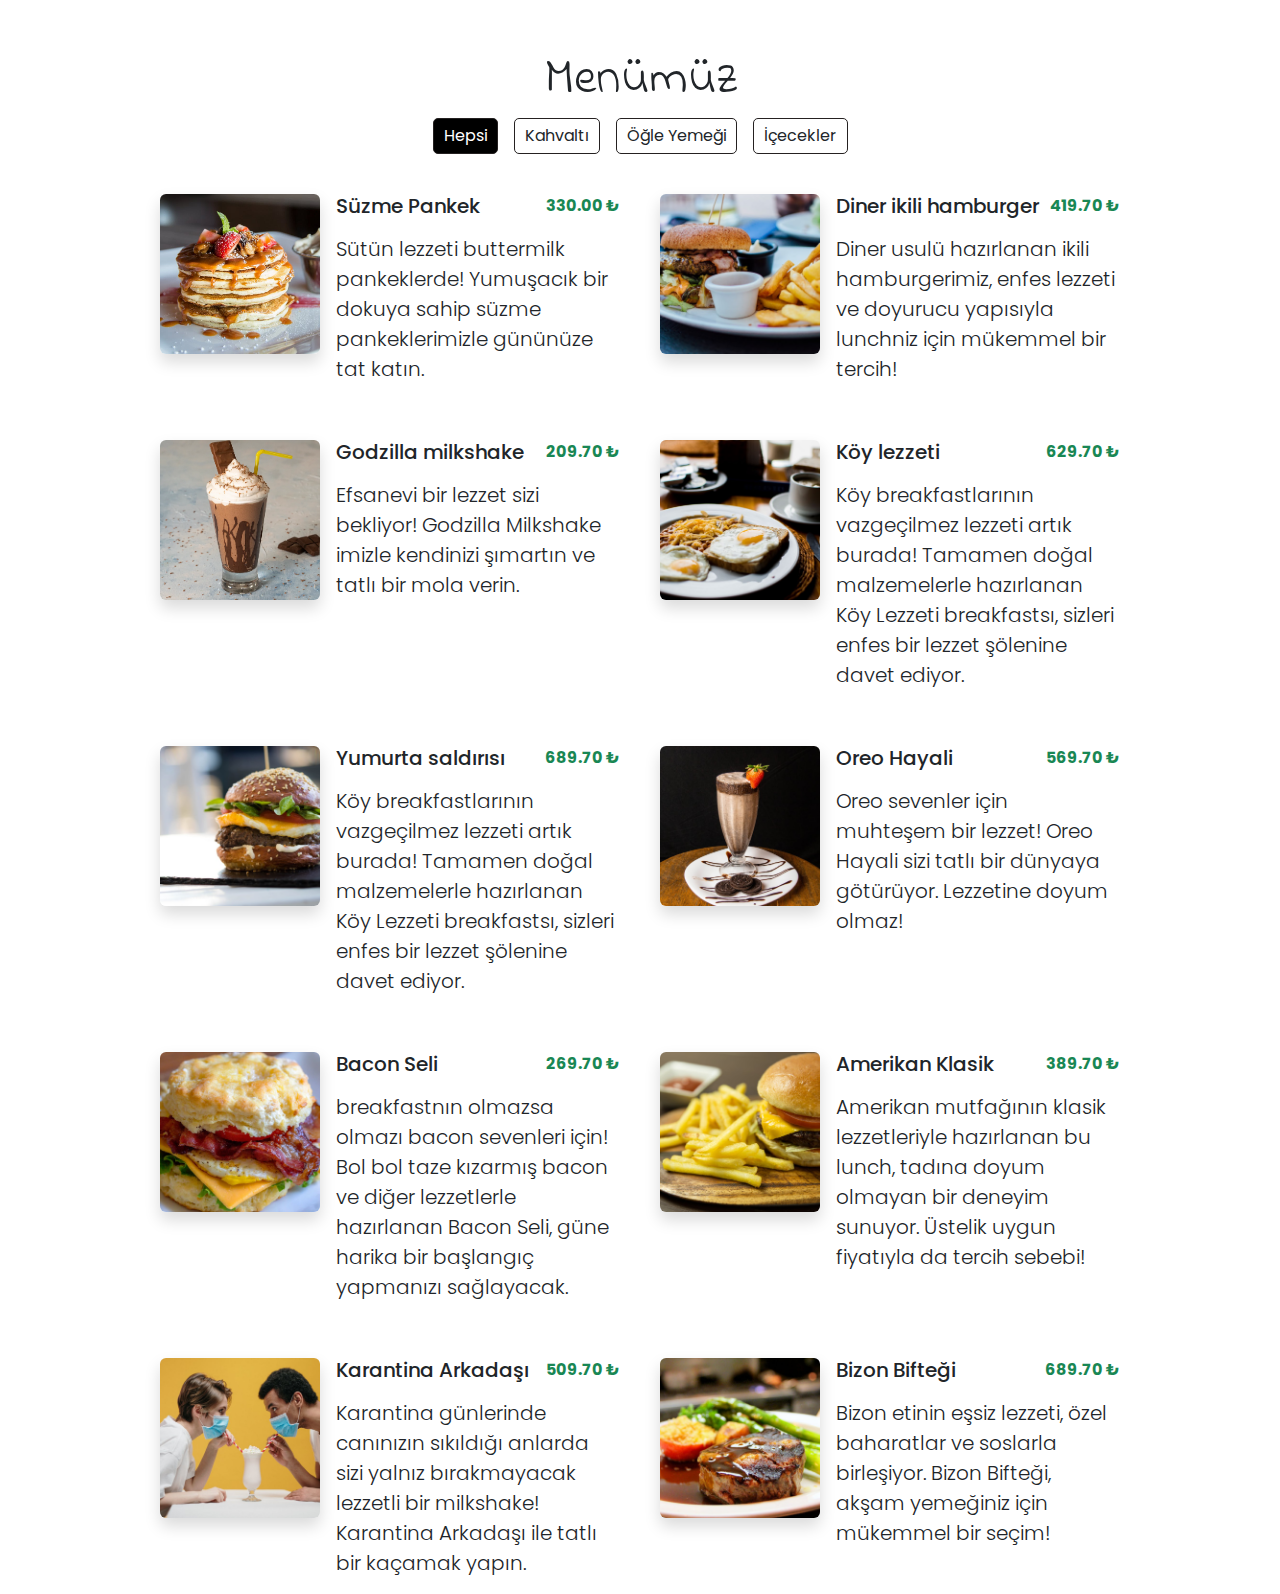
<file: index.html>
<!DOCTYPE html>
<html lang="en">
  <head>
    <meta charset="UTF-8" />
    <meta name="viewport" content="width=device-width, initial-scale=1.0" />
    <title>Qr-Menu Ana Sayfa</title>
    <!-- * Bs Css Link -->
    <link
      href="https://cdn.jsdelivr.net/npm/bootstrap@5.3.3/dist/css/bootstrap.min.css"
      rel="stylesheet"
      integrity="sha384-QWTKZyjpPEjISv5WaRU9OFeRpok6YctnYmDr5pNlyT2bRjXh0JMhjY6hW+ALEwIH"
      crossorigin="anonymous"
    />
    <!-- * Css Link -->
    <link rel="stylesheet" href="./style/style.css" />
  </head>
  <body>
    <!-- * Heading -->
    <h1 class="heading">Menümüz</h1>

    <!-- * Categoriler -->
    <div id="buttons" class="d-flex justify-content-center gap-3">
      <div>
        <label for="all">Hepsi</label>
        <input type="radio" name="cat" id="all" checked />
      </div>
      <div>
        <label for="breakfast">Kahvaltı</label>
        <input type="radio" name="cat" id="breakfast" />
      </div>
      <div>
        <label for="lunch">Öğle Yemeği</label>
        <input type="radio" name="cat" id="lunch" />
      </div>
      <div>
        <label for="shakes">İçecekler</label>
        <input type="radio" name="cat" id="shakes" />
      </div>
    </div>

    <!--  Menu -->
    <div id="menu-list">
      <!-- <div class="d-flex flex-column flex-md-row text-dark gap-3" id="card">
        <img
          class="rounded img-fluid shadow"
          src="http://127.0.0.1:50131/images/item-1.jpeg"
        />
        <div>
          <div class="d-flex justify-content-between">
            <h5>Süzme Pankek</h5>
            <p class="text-success fw-bold">330.00.₺</p>
          </div>
          <p class="lead">
            Sütün lezzeti buttermilk pankeklerde! Yumuşacık bir dokuya sahip
            süzme pankeklerimizle gününüze tat katın.
          </p>
        </div>
      </div>

      <div class="d-flex flex-column flex-md-row text-dark gap-3" id="card">
        <img
          class="rounded img-fluid shadow"
          src="http://127.0.0.1:50131/images/item-1.jpeg"
        />
        <div>
          <div class="d-flex justify-content-between">
            <h5>Süzme Pankek</h5>
            <p class="text-success fw-bold">330.00.₺</p>
          </div>
          <p class="lead">
            Sütün lezzeti buttermilk pankeklerde! Yumuşacık bir dokuya sahip
            süzme pankeklerimizle gününüze tat katın.
          </p>
        </div>
      </div>

      <div class="d-flex flex-column flex-md-row text-dark gap-3" id="card">
        <img
          class="rounded img-fluid shadow"
          src="http://127.0.0.1:50131/images/item-1.jpeg"
        />
        <div>
          <div class="d-flex justify-content-between">
            <h5>Süzme Pankek</h5>
            <p class="text-success fw-bold">330.00.₺</p>
          </div>
          <p class="lead">
            Sütün lezzeti buttermilk pankeklerde! Yumuşacık bir dokuya sahip
            süzme pankeklerimizle gününüze tat katın.
          </p>
        </div>
      </div>

      <div class="d-flex flex-column flex-md-row text-dark gap-3" id="card">
        <img
          class="rounded img-fluid shadow"
          src="http://127.0.0.1:50131/images/item-1.jpeg"
        />
        <div>
          <div class="d-flex justify-content-between">
            <h5>Süzme Pankek</h5>
            <p class="text-success fw-bold">330.00.₺</p>
          </div>
          <p class="lead">
            Sütün lezzeti buttermilk pankeklerde! Yumuşacık bir dokuya sahip
            süzme pankeklerimizle gününüze tat katın.
          </p>
        </div>
      </div>

      <div class="d-flex flex-column flex-md-row text-dark gap-3" id="card">
        <img
          class="rounded img-fluid shadow"
          src="http://127.0.0.1:50131/images/item-1.jpeg"
        />
        <div>
          <div class="d-flex justify-content-between">
            <h5>Süzme Pankek</h5>
            <p class="text-success fw-bold">330.00.₺</p>
          </div>
          <p class="lead">
            Sütün lezzeti buttermilk pankeklerde! Yumuşacık bir dokuya sahip
            süzme pankeklerimizle gününüze tat katın.
          </p>
        </div>
      </div>

      <div class="d-flex flex-column flex-md-row text-dark gap-3" id="card">
        <img
          class="rounded img-fluid shadow"
          src="http://127.0.0.1:50131/images/item-1.jpeg"
        />
        <div>
          <div class="d-flex justify-content-between">
            <h5>Süzme Pankek</h5>
            <p class="text-success fw-bold">330.00.₺</p>
          </div>
          <p class="lead">
            Sütün lezzeti buttermilk pankeklerde! Yumuşacık bir dokuya sahip
            süzme pankeklerimizle gününüze tat katın.
          </p>
        </div>
      </div>

      <div class="d-flex flex-column flex-md-row text-dark gap-3" id="card">
        <img
          class="rounded img-fluid shadow"
          src="http://127.0.0.1:50131/images/item-1.jpeg"
        />
        <div>
          <div class="d-flex justify-content-between">
            <h5>Süzme Pankek</h5>
            <p class="text-success fw-bold">330.00.₺</p>
          </div>
          <p class="lead">
            Sütün lezzeti buttermilk pankeklerde! Yumuşacık bir dokuya sahip
            süzme pankeklerimizle gününüze tat katın.
          </p>
        </div>
      </div> -->
    </div>

    <!-- * Js Bağlantı -->
    <script src="./js/main.js" type="module"></script>
  </body>
</html>
</file>
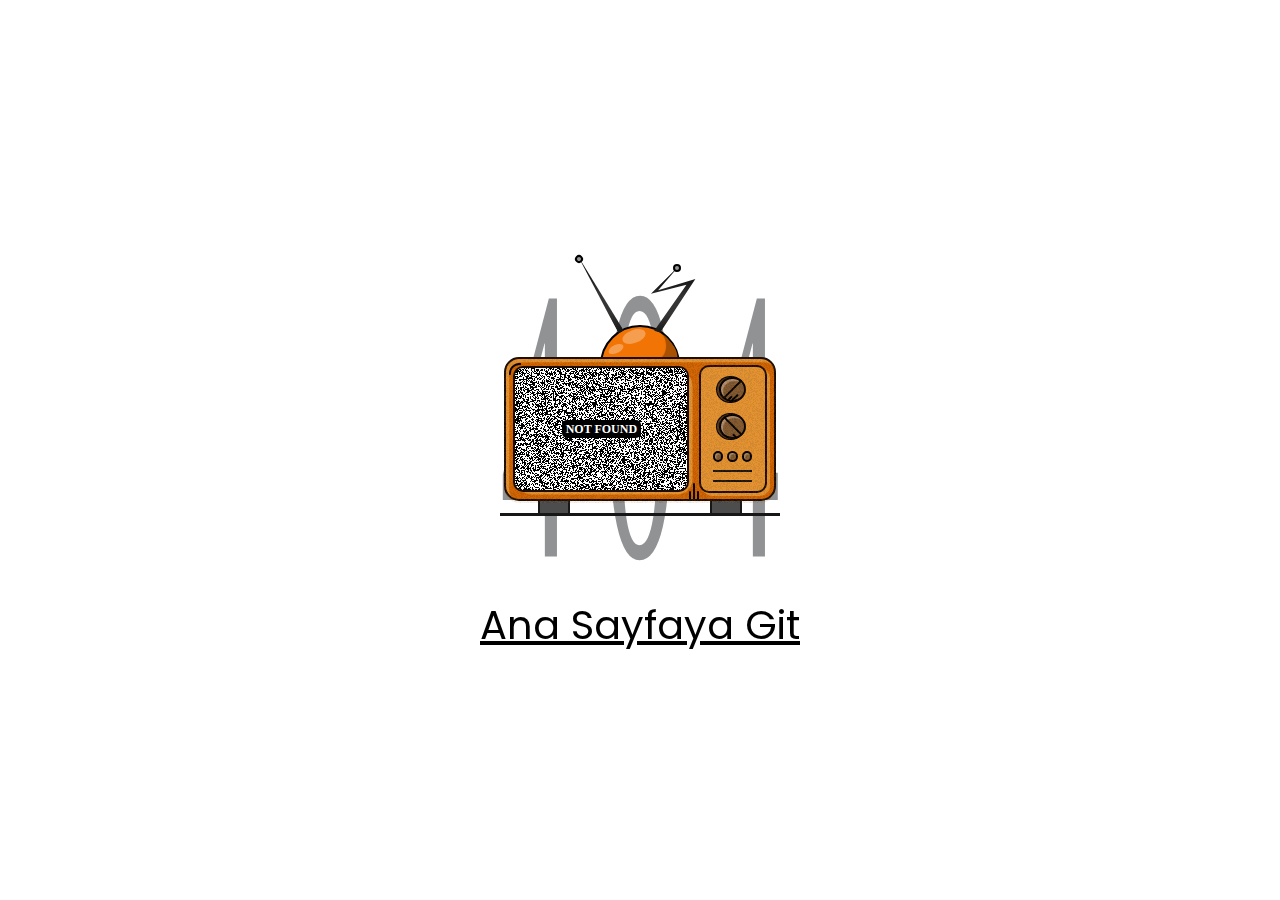
<file: detail.html>
<!DOCTYPE html>
<html lang="en">
  <head>
    <meta charset="UTF-8" />
    <meta name="viewport" content="width=device-width, initial-scale=1.0" />
    <title>Qr Menu-Detay Sayfası</title>
    <!-- * Bs Css Link -->
    <link
      href="https://cdn.jsdelivr.net/npm/bootstrap@5.3.3/dist/css/bootstrap.min.css"
      rel="stylesheet"
      integrity="sha384-QWTKZyjpPEjISv5WaRU9OFeRpok6YctnYmDr5pNlyT2bRjXh0JMhjY6hW+ALEwIH"
      crossorigin="anonymous"
    />
    <!-- * Css Link -->
    <link rel="stylesheet" href="./style/style.css" />
  </head>
  <body>
    <div id="outlet" class="container my-5 d-flex flex-column gap-4 px-5">
      <!-- Top
      <div class="d-flex justify-content-between fs-6">
        <a href="/">
          <img width="35px" src="./images/home.png" alt="" />
        </a>

        <p>anasayfa / breakfast / süzme pankek</p>
      </div>

      <h1 class="text-center my-4">Süzme Pankek</h1>

      <img
        style="max-height: 400px"
        class="rounded object-fit-cover shadow"
        src="http://127.0.0.1:52099/images/item-1.jpeg"
        alt=""
      />

      <h4 class="mt-4">
        Ürünün Kategorisi: <span class="text-success">breakfast</span>
      </h4>

      <h4 class="mt-4">
        Ürünün Fiyatı:<span class="text-success">330.00 ₺</span>
      </h4>

      <p class="lead">
        Sütün lezzeti buttermilk pankeklerde! Yumuşacık bir dokuya sahip süzme
        pankeklerimizle gününüze tat katın.
      </p> -->
    </div>
    <!-- * Js Link -->
    <script src="./js/detail.js" type="module"></script>
  </body>
</html>
</file>
<file: style/style.css>
/* Google Fonts */
@import url("https://fonts.googleapis.com/css2?family=Indie+Flower&family=Poppins:ital,wght@0,100;0,200;0,300;0,400;0,500;0,600;0,700;0,800;0,900;1,100;1,200;1,300;1,400;1,500;1,600;1,700;1,800;1,900&display=swap");

body {
  font-family: "Poppins", serif;
}

.heading {
  font-family: "Indie Flower", serif;
  text-align: center;
  margin-top: 50px;
  font-size: 50px;
}

#buttons {
  label {
    padding: 5px 10px;
    border: 1px solid rgb(37, 33, 33);
    border-radius: 5px;
    cursor: pointer;
    transition: all 0.3s;
    &:hover {
      background-color: black;
      color: white;
    }
  }

  input {
    display: none;
  }

  /* Div içerisinde cheklenen bir input varsa bunun label'ına şu şu özellikleri ver */
  div:has(input:checked) label {
    background-color: black;
    color: white;
  }
}

#menu-list {
  display: grid;
  grid-template-columns: repeat(auto-fit, minmax(400px, 1fr));
  padding: 40px 160px 0;
  justify-content: center;
  gap: 40px;
}

#card img {
  width: 160px;
  height: 160px;
  object-fit: cover;
}

@media (max-width: 768px) {
  #card {
    max-width: 400px;
  }
  #card img {
    width: 100%;
    height: 240px;
  }
}

.not-founded-link {
  margin-top: 80px;
  font-size: 40px;
  color: #000;
}

/*  Not Found  */
.main_wrapper {
  position: absolute;
  top: 50%;
  left: 50%;
  transform: translate(-50%, -50%);
  display: flex;
  align-items: center;
  justify-content: center;
  width: 30em;
  height: 30em;
}

.main {
  display: flex;
  flex-direction: column;
  align-items: center;
  justify-content: center;
  margin-top: 5em;
}

.antenna {
  width: 5em;
  height: 5em;
  border-radius: 50%;
  border: 2px solid black;
  background-color: #f27405;
  margin-bottom: -6em;
  margin-left: 0em;
  z-index: -1;
}
.antenna_shadow {
  position: absolute;
  background-color: transparent;
  width: 50px;
  height: 56px;
  margin-left: 1.68em;
  border-radius: 45%;
  transform: rotate(140deg);
  border: 4px solid transparent;
  box-shadow: inset 0px 16px #a85103, inset 0px 16px 1px 1px #a85103;
  -moz-box-shadow: inset 0px 16px #a85103, inset 0px 16px 1px 1px #a85103;
}
.antenna::after {
  content: "";
  position: absolute;
  margin-top: -9.4em;
  margin-left: 0.4em;
  transform: rotate(-25deg);
  width: 1em;
  height: 0.5em;
  border-radius: 50%;
  background-color: #f69e50;
}
.antenna::before {
  content: "";
  position: absolute;
  margin-top: 0.2em;
  margin-left: 1.25em;
  transform: rotate(-20deg);
  width: 1.5em;
  height: 0.8em;
  border-radius: 50%;
  background-color: #f69e50;
}
.a1 {
  position: relative;
  top: -102%;
  left: -130%;
  width: 12em;
  height: 5.5em;
  border-radius: 50px;
  background-image: linear-gradient(
    #171717,
    #171717,
    #353535,
    #353535,
    #171717
  );
  transform: rotate(-29deg);
  clip-path: polygon(50% 0%, 49% 100%, 52% 100%);
}
.a1d {
  position: relative;
  top: -211%;
  left: -35%;
  transform: rotate(45deg);
  width: 0.5em;
  height: 0.5em;
  border-radius: 50%;
  border: 2px solid black;
  background-color: #979797;
  z-index: 99;
}
.a2 {
  position: relative;
  top: -210%;
  left: -10%;
  width: 12em;
  height: 4em;
  border-radius: 50px;
  background-color: #171717;
  background-image: linear-gradient(
    #171717,
    #171717,
    #353535,
    #353535,
    #171717
  );
  margin-right: 5em;
  clip-path: polygon(
    47% 0,
    47% 0,
    34% 34%,
    54% 25%,
    32% 100%,
    29% 96%,
    49% 32%,
    30% 38%
  );
  transform: rotate(-8deg);
}
.a2d {
  position: relative;
  top: -294%;
  left: 94%;
  width: 0.5em;
  height: 0.5em;
  border-radius: 50%;
  border: 2px solid black;
  background-color: #979797;
  z-index: 99;
}

.notfound_text {
  background-color: black;
  padding-left: 0.3em;
  padding-right: 0.3em;
  font-size: 0.75em;
  color: white;
  letter-spacing: 0;
  border-radius: 5px;
  z-index: 10;
}
.tv {
  width: 17em;
  height: 9em;
  margin-top: 3em;
  border-radius: 15px;
  background-color: #d36604;
  display: flex;
  justify-content: center;
  border: 2px solid #1d0e01;
  box-shadow: inset 0.2em 0.2em #e69635;
}
.tv::after {
  content: "";
  position: absolute;
  width: 17em;
  height: 9em;
  border-radius: 15px;
  background: repeating-radial-gradient(#d36604 0 0.0001%, #00000070 0 0.0002%)
      50% 0/2500px 2500px,
    repeating-conic-gradient(#d36604 0 0.0001%, #00000070 0 0.0002%) 60% 60%/2500px
      2500px;
  background-blend-mode: difference;
  opacity: 0.09;
}
.curve_svg {
  position: absolute;
  margin-top: 0.25em;
  margin-left: -0.25em;
  height: 12px;
  width: 12px;
}
.display_div {
  display: flex;
  align-items: center;
  align-self: center;
  justify-content: center;
  border-radius: 15px;
  box-shadow: 3.5px 3.5px 0px #e69635;
}
.screen_out {
  width: auto;
  height: auto;

  border-radius: 10px;
}
.screen_out1 {
  width: 11em;
  height: 7.75em;
  display: flex;
  align-items: center;
  justify-content: center;
  border-radius: 10px;
}
.screen {
  width: 13em;
  height: 7.85em;
  font-family: Montserrat;
  border: 2px solid #1d0e01;
  background: repeating-radial-gradient(#000 0 0.0001%, #ffffff 0 0.0002%) 50% 0/2500px
      2500px,
    repeating-conic-gradient(#000 0 0.0001%, #ffffff 0 0.0002%) 60% 60%/2500px
      2500px;
  background-blend-mode: difference;
  animation: b 0.2s infinite alternate;
  border-radius: 10px;
  z-index: 99;
  display: flex;
  align-items: center;
  justify-content: center;
  font-weight: bold;
  color: #252525;
  letter-spacing: 0.15em;
  text-align: center;
}

.screenM {
  width: 13em;
  height: 7.85em;
  position: relative;
  font-family: Montserrat;
  background: linear-gradient(
    to right,
    #002fc6 0%,
    #002bb2 14.2857142857%,
    #3a3a3a 14.2857142857%,
    #303030 28.5714285714%,
    #ff0afe 28.5714285714%,
    #f500f4 42.8571428571%,
    #6c6c6c 42.8571428571%,
    #626262 57.1428571429%,
    #0affd9 57.1428571429%,
    #00f5ce 71.4285714286%,
    #3a3a3a 71.4285714286%,
    #303030 85.7142857143%,
    white 85.7142857143%,
    #fafafa 100%
  );
  border-radius: 10px;
  border: 2px solid black;
  z-index: 99;
  display: flex;
  align-items: center;
  justify-content: center;
  font-weight: bold;
  color: #252525;
  letter-spacing: 0.15em;
  text-align: center;
  overflow: hidden;
}
.screenM:before,
.screenM:after {
  content: "";
  position: absolute;
  left: 0;
  z-index: 1;
  width: 100%;
}
.screenM:before {
  top: 0;
  height: 68.4782608696%;
  background: linear-gradient(
    to right,
    white 0%,
    #fafafa 14.2857142857%,
    #ffe60a 14.2857142857%,
    #f5dc00 28.5714285714%,
    #0affd9 28.5714285714%,
    #00f5ce 42.8571428571%,
    #10ea00 42.8571428571%,
    #0ed600 57.1428571429%,
    #ff0afe 57.1428571429%,
    #f500f4 71.4285714286%,
    #ed0014 71.4285714286%,
    #d90012 85.7142857143%,
    #002fc6 85.7142857143%,
    #002bb2 100%
  );
}
.screenM:after {
  bottom: 0;
  height: 21.7391304348%;
  background: linear-gradient(
    to right,
    #006c6b 0%,
    #005857 16.6666666667%,
    white 16.6666666667%,
    #fafafa 33.3333333333%,
    #001b75 33.3333333333%,
    #001761 50%,
    #6c6c6c 50%,
    #626262 66.6666666667%,
    #929292 66.6666666667%,
    #888888 83.3333333333%,
    #3a3a3a 83.3333333333%,
    #303030 100%
  );
}

@keyframes b {
  100% {
    background-position: 50% 0, 60% 50%;
  }
}

/* Another Error Screen to Use 

.screen {
  width: 13em;
  height: 7.85em;
  position: relative;
  background: linear-gradient(to right, #002fc6 0%, #002bb2 14.2857142857%, #3a3a3a 14.2857142857%, #303030 28.5714285714%, #ff0afe 28.5714285714%, #f500f4 42.8571428571%, #6c6c6c 42.8571428571%, #626262 57.1428571429%, #0affd9 57.1428571429%, #00f5ce 71.4285714286%, #3a3a3a 71.4285714286%, #303030 85.7142857143%, white 85.7142857143%, #fafafa 100%);
  border-radius: 10px;
  border: 2px solid black;
  z-index: 99;
  display: flex;
  align-items: center;
  justify-content: center;
  font-weight: bold;
  color: #252525;
  letter-spacing: 0.15em;
  text-align: center;
  overflow: hidden;
}
.screen:before, .screen:after {
  content: "";
  position: absolute;
  left: 0;
  z-index: 1;
  width: 100%;
}
.screen:before {
  top: 0;
  height: 68.4782608696%;
  background: linear-gradient(to right, white 0%, #fafafa 14.2857142857%, #ffe60a 14.2857142857%, #f5dc00 28.5714285714%, #0affd9 28.5714285714%, #00f5ce 42.8571428571%, #10ea00 42.8571428571%, #0ed600 57.1428571429%, #ff0afe 57.1428571429%, #f500f4 71.4285714286%, #ed0014 71.4285714286%, #d90012 85.7142857143%, #002fc6 85.7142857143%, #002bb2 100%);
}
.screen:after {
  bottom: 0;
  height: 21.7391304348%;
  background: linear-gradient(to right, #006c6b 0%, #005857 16.6666666667%, white 16.6666666667%, #fafafa 33.3333333333%, #001b75 33.3333333333%, #001761 50%, #6c6c6c 50%, #626262 66.6666666667%, #929292 66.6666666667%, #888888 83.3333333333%, #3a3a3a 83.3333333333%, #303030 100%);
}

  */

.lines {
  display: flex;
  column-gap: 0.1em;
  align-self: flex-end;
}
.line1,
.line3 {
  width: 2px;
  height: 0.5em;
  background-color: black;
  border-radius: 25px 25px 0px 0px;
  margin-top: 0.5em;
}
.line2 {
  flex-grow: 1;
  width: 2px;
  height: 1em;
  background-color: black;
  border-radius: 25px 25px 0px 0px;
}

.buttons_div {
  width: 4.25em;
  align-self: center;
  height: 8em;
  background-color: #e69635;
  border: 2px solid #1d0e01;
  padding: 0.6em;
  border-radius: 10px;
  display: flex;
  align-items: center;
  justify-content: center;
  flex-direction: column;
  row-gap: 0.75em;
  box-shadow: 3px 3px 0px #e69635;
}
.b1 {
  width: 1.65em;
  height: 1.65em;
  border-radius: 50%;
  background-color: #7f5934;
  border: 2px solid black;
  box-shadow: inset 2px 2px 1px #b49577, -2px 0px #513721,
    -2px 0px 0px 1px black;
}
.b1::before {
  content: "";
  position: absolute;
  margin-top: 1em;
  margin-left: 0.5em;
  transform: rotate(47deg);
  border-radius: 5px;
  width: 0.1em;
  height: 0.4em;
  background-color: #000000;
}
.b1::after {
  content: "";
  position: absolute;
  margin-top: 0.9em;
  margin-left: 0.8em;
  transform: rotate(47deg);
  border-radius: 5px;
  width: 0.1em;
  height: 0.55em;
  background-color: #000000;
}
.b1 div {
  content: "";
  position: absolute;
  margin-top: -0.1em;
  margin-left: 0.65em;
  transform: rotate(45deg);
  width: 0.15em;
  height: 1.5em;
  background-color: #000000;
}
.b2 {
  width: 1.65em;
  height: 1.65em;
  border-radius: 50%;
  background-color: #7f5934;
  border: 2px solid black;
  box-shadow: inset 2px 2px 1px #b49577, -2px 0px #513721,
    -2px 0px 0px 1px black;
}
.b2::before {
  content: "";
  position: absolute;
  margin-top: 1.05em;
  margin-left: 0.8em;
  transform: rotate(-45deg);
  border-radius: 5px;
  width: 0.15em;
  height: 0.4em;
  background-color: #000000;
}
.b2::after {
  content: "";
  position: absolute;
  margin-top: -0.1em;
  margin-left: 0.65em;
  transform: rotate(-45deg);
  width: 0.15em;
  height: 1.5em;
  background-color: #000000;
}
.speakers {
  display: flex;
  flex-direction: column;
  row-gap: 0.5em;
}
.speakers .g1 {
  display: flex;
  column-gap: 0.25em;
}
.speakers .g1 .g11,
.g12,
.g13 {
  width: 0.65em;
  height: 0.65em;
  border-radius: 50%;
  background-color: #7f5934;
  border: 2px solid black;
  box-shadow: inset 1.25px 1.25px 1px #b49577;
}
.speakers .g {
  width: auto;
  height: 2px;
  background-color: #171717;
}

.bottom {
  width: 100%;
  height: auto;
  display: flex;
  align-items: center;
  justify-content: center;
  column-gap: 8.7em;
}
.base1 {
  height: 1em;
  width: 2em;
  border: 2px solid #171717;
  background-color: #4d4d4d;
  margin-top: -0.15em;
  z-index: -1;
}
.base2 {
  height: 1em;
  width: 2em;
  border: 2px solid #171717;
  background-color: #4d4d4d;
  margin-top: -0.15em;
  z-index: -1;
}
.base3 {
  position: absolute;
  height: 0.15em;
  width: 17.5em;
  background-color: #171717;
  margin-top: 0.8em;
}

.text_404 {
  position: absolute;
  display: flex;
  flex-direction: row;
  column-gap: 6em;
  z-index: -5;
  margin-bottom: 2em;
  align-items: center;
  justify-content: center;
  opacity: 0.5;
  font-family: Montserrat;
}
.text_4041 {
  transform: scaleY(24.5) scaleX(9);
}
.text_4042 {
  transform: scaleY(24.5) scaleX(9);
}
.text_4043 {
  transform: scaleY(24.5) scaleX(9);
}

@media only screen and (max-width: 495px) {
  .text_404 {
    column-gap: 6em;
  }
}
@media only screen and (max-width: 395px) {
  .text_404 {
    column-gap: 4em;
  }
  .text_4041 {
    transform: scaleY(25) scaleX(8);
  }
  .text_4042 {
    transform: scaleY(25) scaleX(8);
  }
  .text_4043 {
    transform: scaleY(25) scaleX(8);
  }
}

@media (max-width: 275px), (max-height: 520px) {
  .main {
    position: relative;
  }
}

@media only screen and (max-width: 1024px) {
  .screenM {
    display: flex;
  }
  .screen {
    display: none;
  }
}
@media only screen and (min-width: 1025px) {
  .screen {
    display: flex;
  }
  .screenM {
    display: none;
  }
}
</file>
